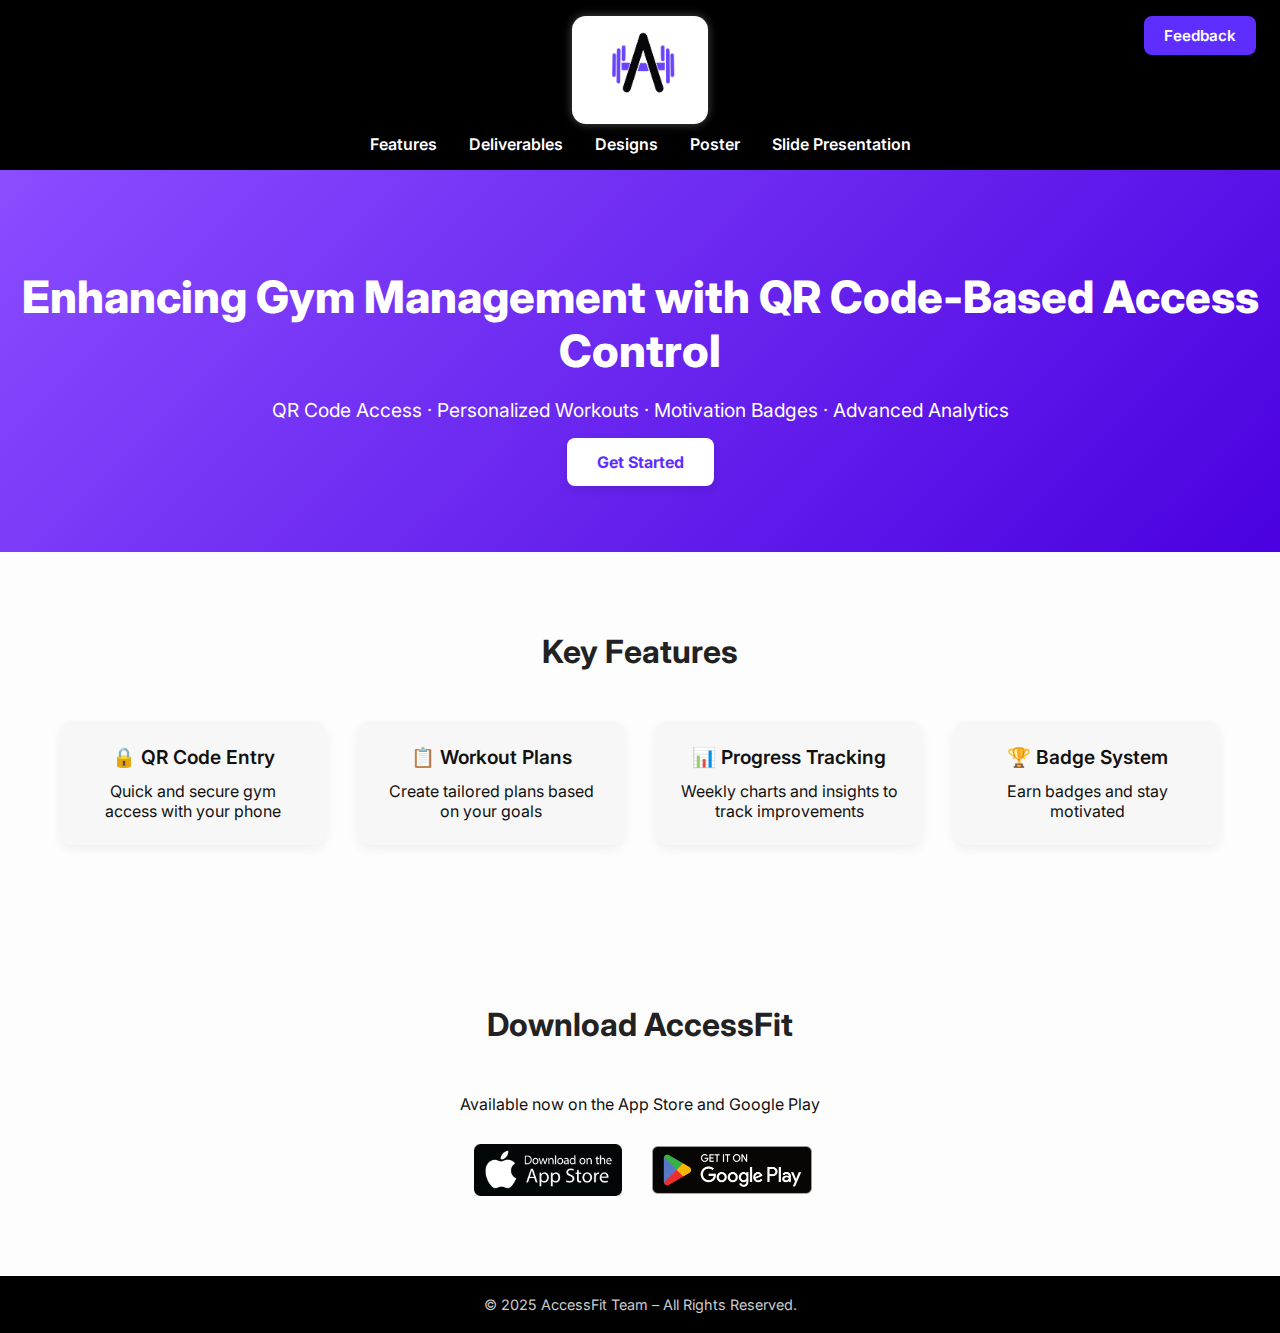
<file: index.html>
<!DOCTYPE html>
<html lang="en">
  <head>
    <meta charset="UTF-8" />
    <meta name="viewport" content="width=device-width, initial-scale=1.0" />
    <title>AccessFit | Smarter Fitness</title>
    <link
      href="https://fonts.googleapis.com/css2?family=Inter:wght@400;600;800&display=swap"
      rel="stylesheet"
    />
    <link rel="stylesheet" href="index.css" />
  </head>
  <body>
    <a href="helpus.html" class="feedback-button">Feedback</a>

    <header>
      <div class="logo-wrapper">
        <img src="Logo Alternate.png" alt="AccessFit Logo" />
      </div>
      <nav>
        <a href="features.html">Features</a>
        <a href="deliverables.html">Deliverables</a>
        <a href="designs.html">Designs</a>
        <a href="poster.html">Poster</a>
        <a
          href="https://docs.google.com/presentation/d/1nj1XDS7NZchpLCqZsV6fZ2K2YF3W4e0p/edit?usp=sharing&ouid=117696497304377650463&rtpof=true&sd=true"
          target="_blank"
          >Slide Presentation</a
        >
      </nav>
    </header>

    <section class="hero">
      <h1>Enhancing Gym Management with QR Code-Based Access Control</h1>
      <p>
        QR Code Access · Personalized Workouts · Motivation Badges · Advanced
        Analytics
      </p>
      <a href="#download" class="cta-button">Get Started</a>
    </section>

    <section id="features" class="section">
      <h2>Key Features</h2>
      <div class="feature-grid">
        <div class="feature">
          <h3>🔒 QR Code Entry</h3>
          <p>Quick and secure gym access with your phone</p>
        </div>
        <div class="feature">
          <h3>📋 Workout Plans</h3>
          <p>Create tailored plans based on your goals</p>
        </div>
        <div class="feature">
          <h3>📊 Progress Tracking</h3>
          <p>Weekly charts and insights to track improvements</p>
        </div>
        <div class="feature">
          <h3>🏆 Badge System</h3>
          <p>Earn badges and stay motivated</p>
        </div>
      </div>
    </section>

    <section id="download" class="section">
      <h2>Download AccessFit</h2>
      <p style="text-align: center">
        Available now on the App Store and Google Play
      </p>
      <div class="store-buttons">
        <a href="https://www.apple.com/app-store/" target="_blank">
          <img src="appstore.png" alt="App Store" />
        </a>
        <a href="https://play.google.com/store" target="_blank">
          <img src="playstore.png" alt="Google Play" />
        </a>
      </div>
    </section>

    <footer>
      <p>&copy; 2025 AccessFit Team – All Rights Reserved.</p>
    </footer>
  </body>
</html>
</file>
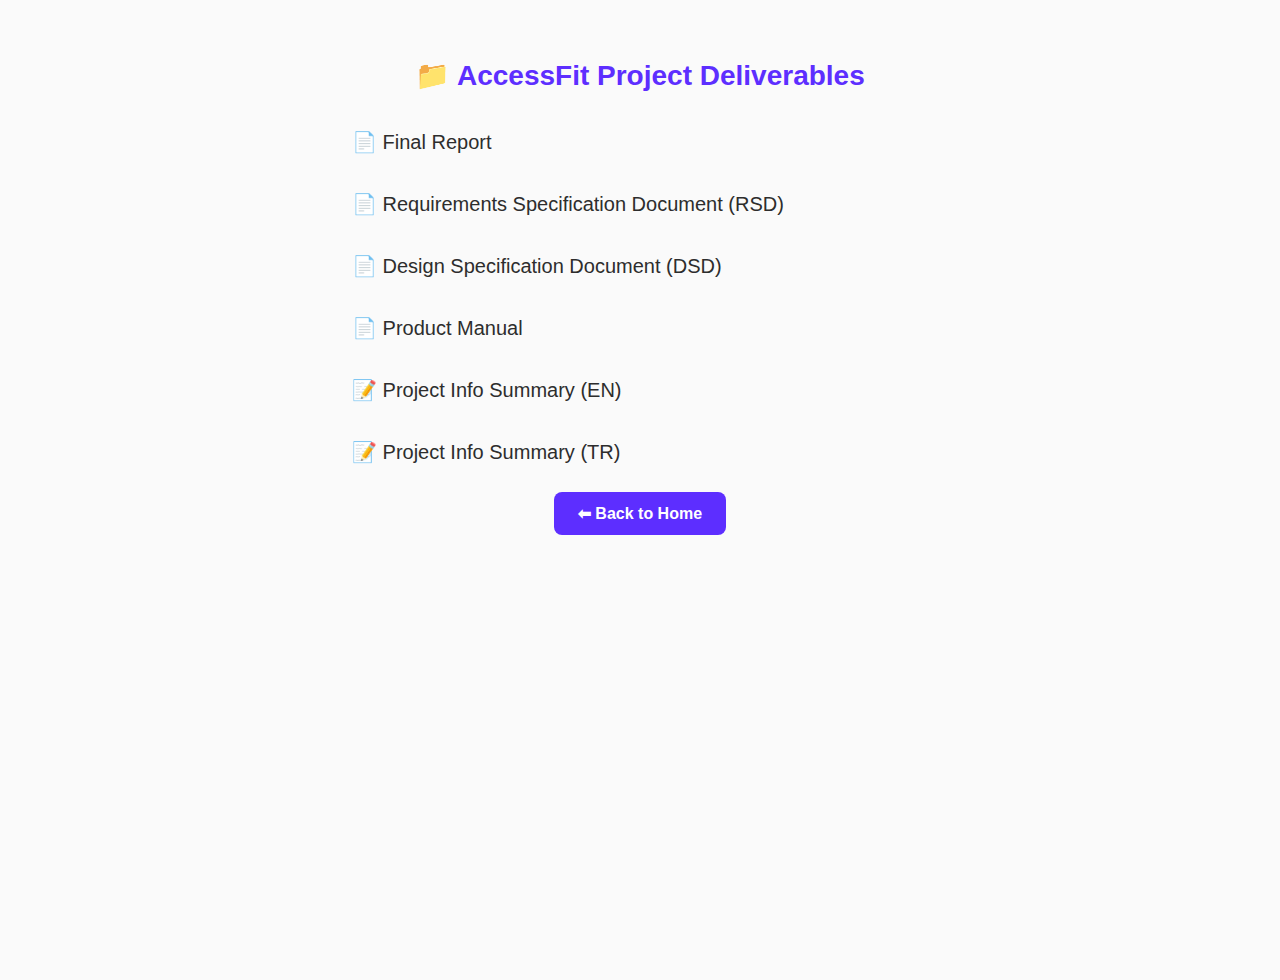
<file: deliverables.html>
<!DOCTYPE html>
<html lang="en">
  <head>
    <meta charset="UTF-8" />
    <title>AccessFit | Deliverables</title>
    <link rel="stylesheet" href="deliverables.css" />
  </head>
  <body>
    <h1>📁 AccessFit Project Deliverables</h1>
    <ul>
      <li>
        <a href="Deliverables/AccessFit-FinalReport.pdf" target="_blank">
          📄 Final Report</a
        >
      </li>
      <li>
        <a href="Deliverables/AccessFit_RSD_2.0.pdf" target="_blank">
          📄 Requirements Specification Document (RSD)</a
        >
      </li>
      <li>
        <a href="Deliverables/AccessFit-DSD-2025-Rev-2.0.pdf" target="_blank">
          📄 Design Specification Document (DSD)</a
        >
      </li>
      <li>
        <a href="Deliverables/AccessFit-PM-2025-Rev-1.0.pdf" target="_blank">
          📄 Product Manual</a
        >
      </li>
      <li>
        <a
          href="Deliverables/COMP4920-Project-Info-Summary-EN-v2.3.pdf"
          target="_blank"
        >
          📝 Project Info Summary (EN)</a
        >
      </li>
      <li>
        <a
          href="Deliverables/COMP4920-Project-Info-Summary-TR-v2.3.pdf"
          target="_blank"
        >
          📝 Project Info Summary (TR)</a
        >
      </li>
    </ul>

    <a class="back-button" href="index.html">⬅ Back to Home</a>
  </body>
</html>
</file>
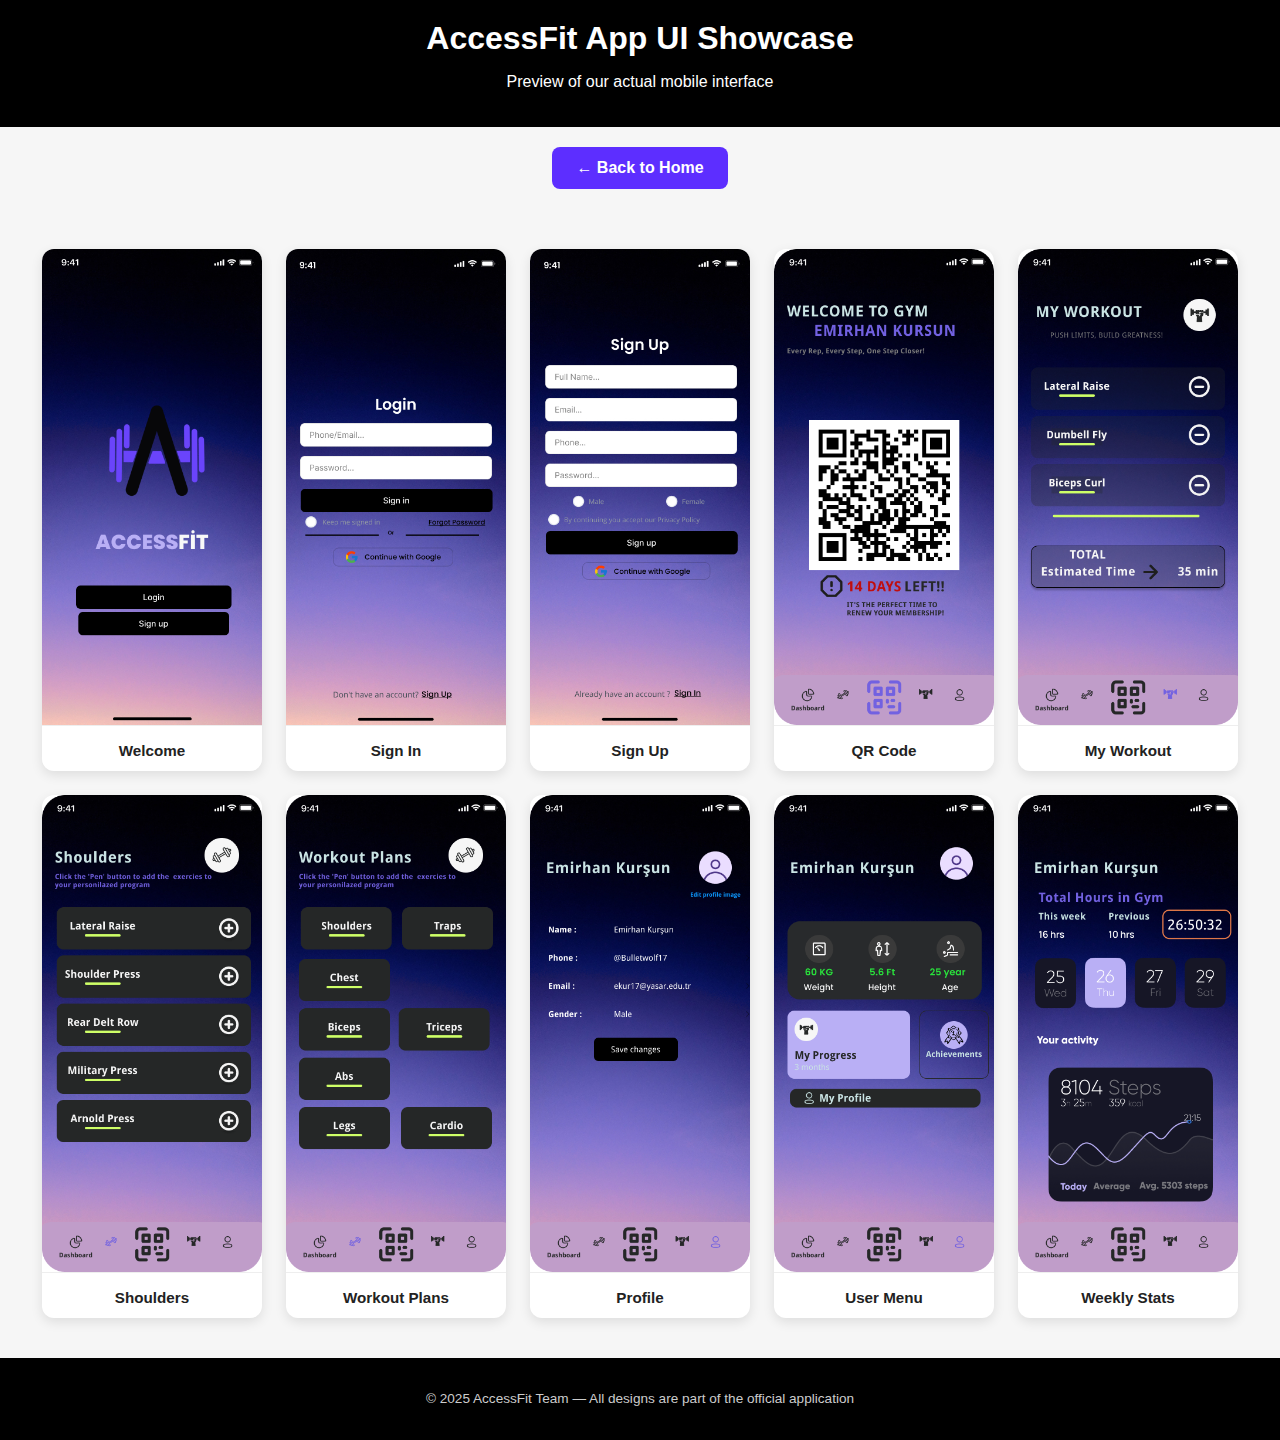
<file: designs.html>
<!DOCTYPE html>
<html lang="en">
  <head>
    <meta charset="UTF-8" />
    <meta name="viewport" content="width=device-width, initial-scale=1.0" />
    <title>AccessFit | UI Designs</title>
    <link rel="stylesheet" href="designs.css" />
  </head>
  <body>
    <header>
      <h1>AccessFit App UI Showcase</h1>
      <p>Preview of our actual mobile interface</p>
    </header>

    <a href="index.html" class="back-button">← Back to Home</a>

    <main class="gallery">
      <div class="card">
        <img src="Welcome.png" alt="Welcome" />
        <p>Welcome</p>
      </div>
      <div class="card">
        <img src="Sign in.jpg" alt="Sign In" />
        <p>Sign In</p>
      </div>
      <div class="card">
        <img src="Sign Up.jpg" alt="Sign Up" />
        <p>Sign Up</p>
      </div>
      <div class="card">
        <img src="QR.png" alt="QR Code" />
        <p>QR Code</p>
      </div>
      <div class="card">
        <img src="My Workout.png" alt="My Workout" />
        <p>My Workout</p>
      </div>
      <div class="card">
        <img src="Shoulders.png" alt="Shoulders" />
        <p>Shoulders</p>
      </div>
      <div class="card">
        <img src="Workout Plans.png" alt="Workout Plans" />
        <p>Workout Plans</p>
      </div>
      <div class="card">
        <img src="Profile.png" alt="Profile" />
        <p>Profile</p>
      </div>
      <div class="card">
        <img src="User Menu.png" alt="User Menu" />
        <p>User Menu</p>
      </div>
      <div class="card">
        <img src="Weekly Workout Stats .png" alt="Workout Stats" />
        <p>Weekly Stats</p>
      </div>
    </main>

    <footer>
      <p>
        &copy; 2025 AccessFit Team — All designs are part of the official
        application
      </p>
    </footer>
  </body>
</html>
<script>
  const cards = document.querySelectorAll(".card img");

  cards.forEach((img) => {
    img.addEventListener("click", () => {
      const overlay = document.createElement("div");
      overlay.classList.add("fullscreen-img");

      const clone = document.createElement("img");
      clone.src = img.src;
      clone.alt = img.alt;

      overlay.appendChild(clone);
      document.body.appendChild(overlay);
      document.body.style.overflow = "hidden";

      overlay.addEventListener("click", () => {
        overlay.remove();
        document.body.style.overflow = "auto";
      });
    });
  });
</script>
</file>
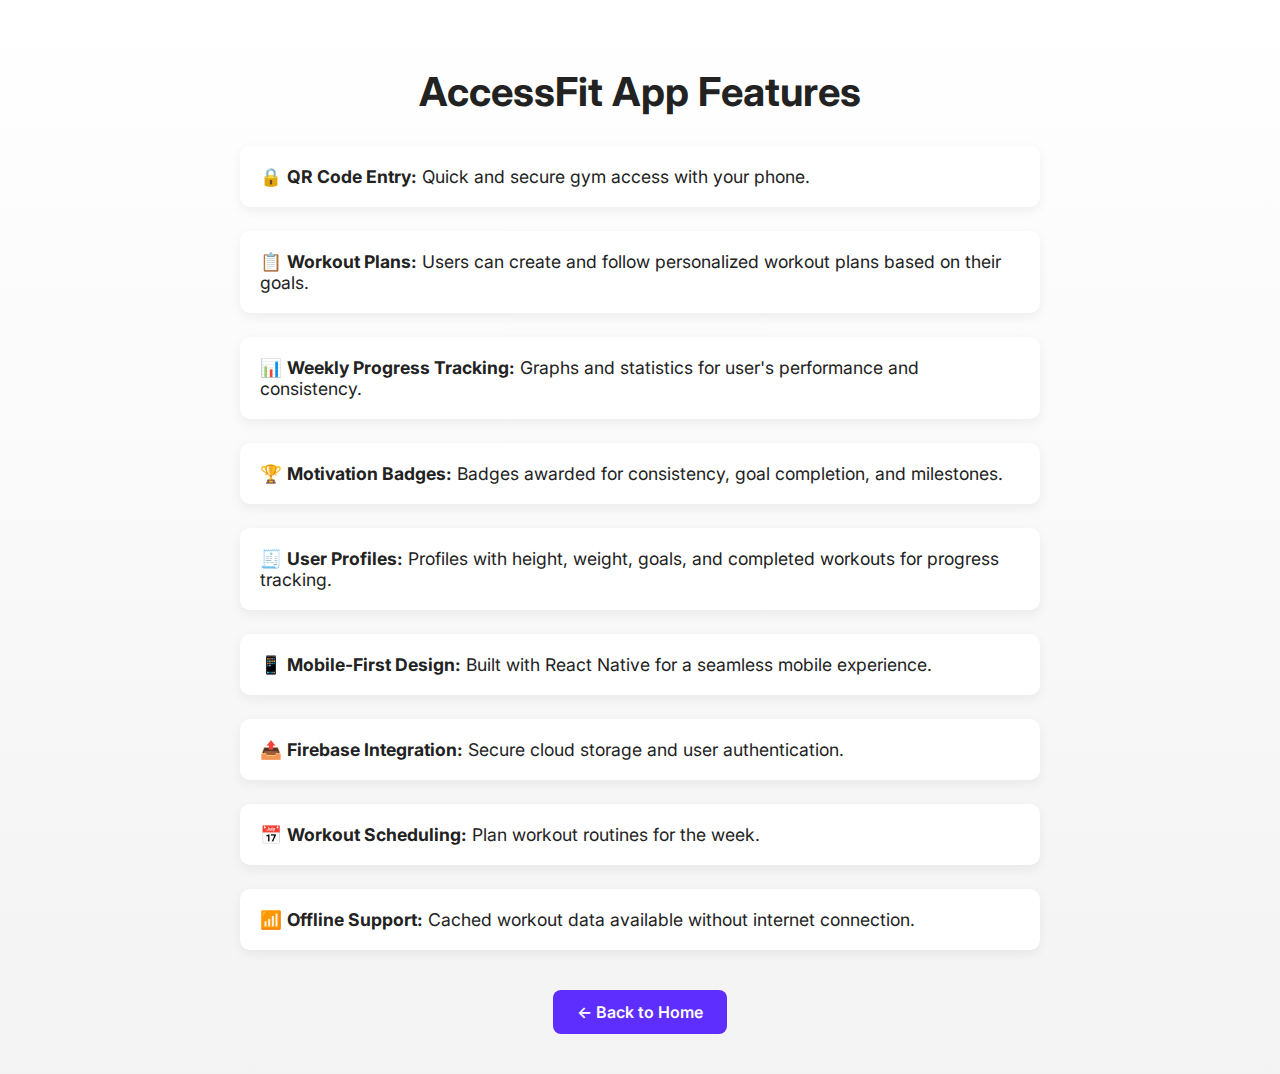
<file: features.html>
<!DOCTYPE html>
<html lang="en">
  <head>
    <meta charset="UTF-8" />
    <meta name="viewport" content="width=device-width, initial-scale=1.0" />
    <title>AccessFit Features</title>
    <link rel="stylesheet" href="features.css" />
    <link
      href="https://fonts.googleapis.com/css2?family=Inter:wght@400;600;800&display=swap"
      rel="stylesheet"
    />
  </head>
  <body>
    <h1>AccessFit App Features</h1>
    <div class="feature-list">
      <div class="feature-item">
        🔒 <strong>QR Code Entry:</strong> Quick and secure gym access with your
        phone.
      </div>
      <div class="feature-item">
        📋 <strong>Workout Plans:</strong> Users can create and follow
        personalized workout plans based on their goals.
      </div>
      <div class="feature-item">
        📊 <strong>Weekly Progress Tracking:</strong> Graphs and statistics for
        user's performance and consistency.
      </div>
      <div class="feature-item">
        🏆 <strong>Motivation Badges:</strong> Badges awarded for consistency,
        goal completion, and milestones.
      </div>
      <div class="feature-item">
        🧾 <strong>User Profiles:</strong> Profiles with height, weight, goals,
        and completed workouts for progress tracking.
      </div>
      <div class="feature-item">
        📱 <strong>Mobile-First Design:</strong> Built with React Native for a
        seamless mobile experience.
      </div>
      <div class="feature-item">
        📤 <strong>Firebase Integration:</strong> Secure cloud storage and user
        authentication.
      </div>
      <div class="feature-item">
        📅 <strong>Workout Scheduling:</strong> Plan workout routines for the
        week.
      </div>
      <div class="feature-item">
        📶 <strong>Offline Support:</strong> Cached workout data available
        without internet connection.
      </div>
    </div>

    <a href="index.html" class="back-button">← Back to Home</a>
  </body>
</html>
</file>
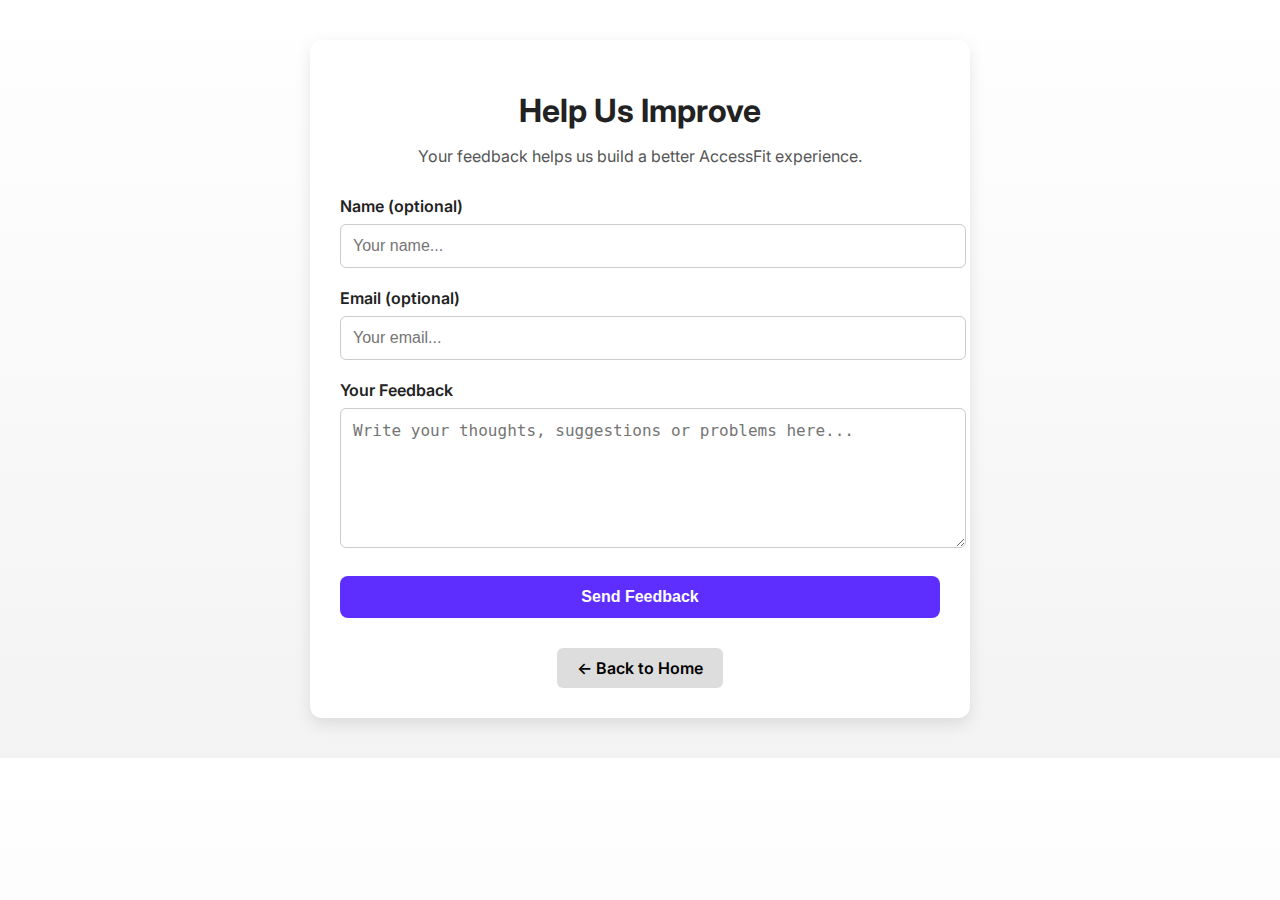
<file: helpus.html>
<!DOCTYPE html>
<html lang="en">
  <head>
    <meta charset="UTF-8" />
    <meta name="viewport" content="width=device-width, initial-scale=1.0" />
    <title>Help Us Improve</title>
    <link rel="stylesheet" href="helpus.css" />
    <link
      href="https://fonts.googleapis.com/css2?family=Inter:wght@400;600&display=swap"
      rel="stylesheet"
    />
  </head>
  <body>
    <div class="container">
      <h1>Help Us Improve</h1>
      <p>Your feedback helps us build a better AccessFit experience.</p>

      <form action="#" method="post">
        <label for="name">Name (optional)</label>
        <input type="text" id="name" name="name" placeholder="Your name..." />

        <label for="email">Email (optional)</label>
        <input
          type="email"
          id="email"
          name="email"
          placeholder="Your email..."
        />

        <label for="message">Your Feedback</label>
        <textarea
          id="message"
          name="message"
          rows="6"
          required
          placeholder="Write your thoughts, suggestions or problems here..."
        ></textarea>

        <button type="submit">Send Feedback</button>
      </form>

      <a href="index.html" class="back-button">← Back to Home</a>
    </div>
  </body>
</html>
</file>
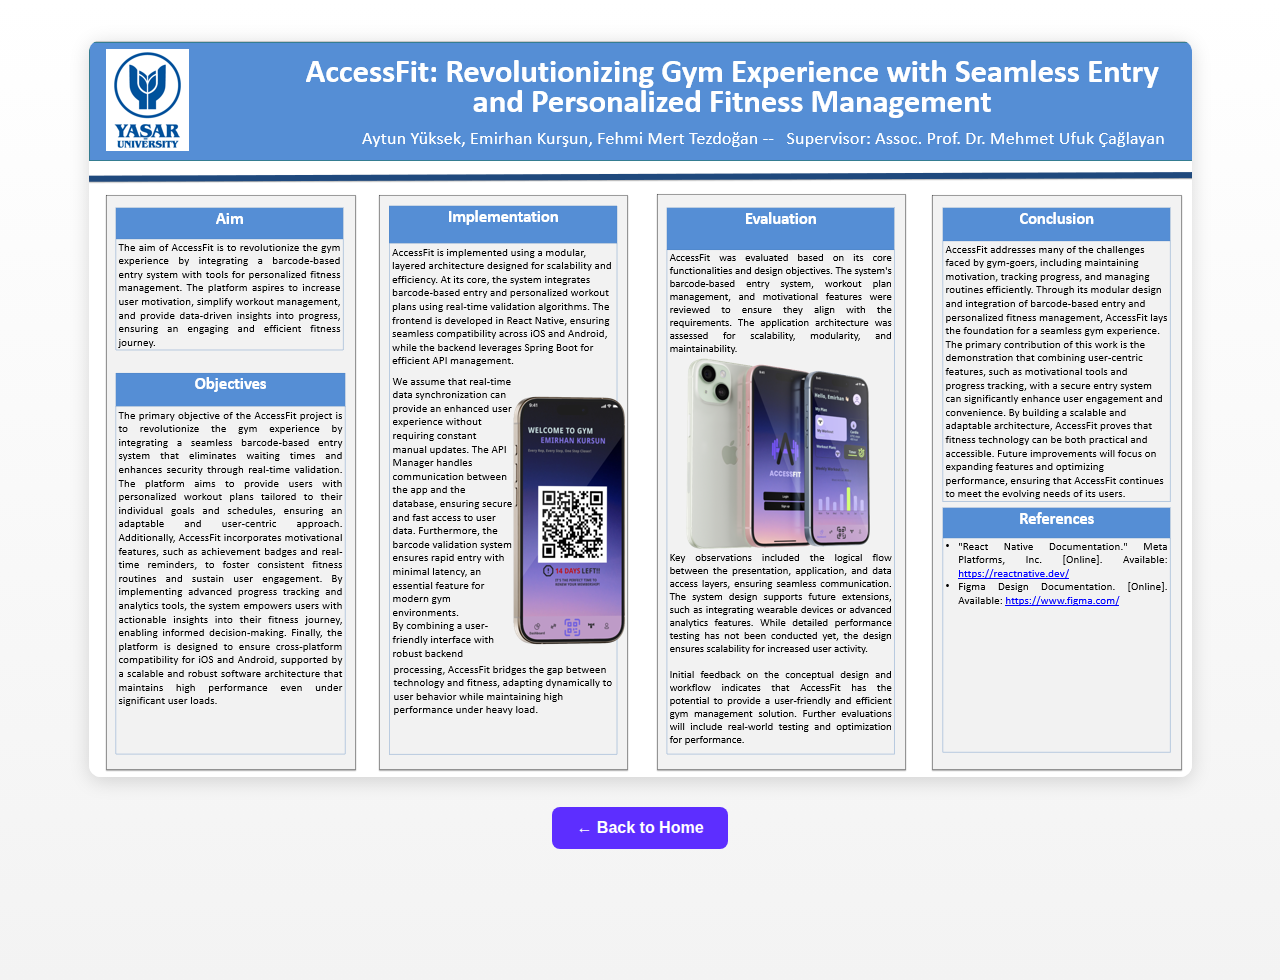
<file: poster.html>
<!DOCTYPE html>
<html lang="en">
  <head>
    <meta charset="UTF-8" />
    <meta name="viewport" content="width=device-width, initial-scale=1.0" />
    <title>AccessFit Poster</title>
    <link rel="stylesheet" href="poster.css" />
  </head>
  <body>
    <div class="poster-container" id="posterBox">
      <img src="Poster.PNG" alt="AccessFit Poster" id="posterImage" />
    </div>

    <a href="index.html" class="back-button">← Back to Home</a>

    <script>
      const posterImage = document.getElementById("posterImage");

      posterImage.addEventListener("click", () => {
        if (posterImage.requestFullscreen) {
          posterImage.requestFullscreen();
        } else if (posterImage.webkitRequestFullscreen) {
          posterImage.webkitRequestFullscreen();
        } else if (posterImage.msRequestFullscreen) {
          posterImage.msRequestFullscreen();
        }
      });

      document.addEventListener("keydown", (e) => {
        if (e.key === "Escape" && document.fullscreenElement) {
          if (document.exitFullscreen) {
            document.exitFullscreen();
          } else if (document.webkitExitFullscreen) {
            document.webkitExitFullscreen();
          } else if (document.msExitFullscreen) {
            document.msExitFullscreen();
          }
        }
      });
    </script>
  </body>
</html>
</file>
<file: index.css>
* {
  margin: 0;
  padding: 0;
  box-sizing: border-box;
}

body {
  font-family: "Inter", sans-serif;
  background: #fdfdfd;
  color: #111;
  scroll-behavior: smooth;
}

header {
  background: #000;
  padding: 16px 0;
  display: flex;
  flex-direction: column;
  align-items: center;
}

.logo-wrapper {
  background: #fff;
  padding: 12px 20px;
  border-radius: 14px;
  box-shadow: 0 0 10px rgba(255, 255, 255, 0.3);
  margin-bottom: 10px;
}

.logo-wrapper img {
  height: 80px;
}

nav {
  display: flex;
  gap: 32px;
}

nav a {
  color: #fff;
  font-weight: 600;
  text-decoration: none;
  transition: 0.3s;
}

nav a:hover {
  color: #8a4dff;
}

.hero {
  text-align: center;
  background: linear-gradient(135deg, #8a4dff, #4a00e0);
  color: white;
  padding: 100px 20px 80px;
  animation: fadeIn 1s ease-in;
}

.hero h1 {
  font-size: 2.8rem;
  font-weight: 800;
  margin-bottom: 20px;
}

.hero p {
  font-size: 1.2rem;
  margin-bottom: 30px;
}

.cta-button {
  background: #fff;
  color: #5d2eff;
  padding: 14px 30px;
  border: none;
  border-radius: 8px;
  font-weight: bold;
  text-decoration: none;
  font-size: 1rem;
  transition: all 0.3s;
  box-shadow: 0 4px 8px rgba(0, 0, 0, 0.1);
}

.cta-button:hover {
  background: #eee;
  transform: translateY(-2px);
}

.section {
  padding: 80px 20px;
  max-width: 1200px;
  margin: 0 auto;
}

.section h2 {
  text-align: center;
  font-size: 2rem;
  font-weight: 700;
  margin-bottom: 50px;
  color: #222;
}

.feature-grid {
  display: grid;
  grid-template-columns: repeat(auto-fit, minmax(240px, 1fr));
  gap: 32px;
  animation: fadeIn 1s ease-in;
}

.feature {
  background: #f7f7f7;
  padding: 24px;
  border-radius: 12px;
  box-shadow: 0 4px 12px rgba(0, 0, 0, 0.06);
  text-align: center;
  transition: 0.3s;
}

.feature:hover {
  background: #ece6ff;
  transform: translateY(-4px);
}

.feature h3 {
  margin-bottom: 12px;
  font-size: 1.2rem;
  font-weight: 600;
}

.store-buttons {
  display: flex;
  justify-content: center;
  gap: 24px;
  flex-wrap: wrap;
  margin-top: 30px;
}

.store-buttons img {
  height: 52px;
  width: 160px;
  object-fit: contain;
  display: block;
}

.store-buttons img:hover {
  transform: scale(1.05);
}

.contact {
  background: #5d2eff;
  color: white;
  text-align: center;
  padding: 60px 20px;
}

.contact a {
  color: #fff;
  text-decoration: underline;
  font-weight: bold;
}

footer {
  background: #000;
  color: #ccc;
  text-align: center;
  font-size: 0.9rem;
  padding: 20px;
}

@keyframes fadeIn {
  from {
    opacity: 0;
    transform: translateY(20px);
  }
  to {
    opacity: 1;
    transform: translateY(0);
  }
}

@media (max-width: 600px) {
  .hero h1 {
    font-size: 2rem;
  }
  .hero p {
    font-size: 1rem;
  }
  nav {
    flex-direction: column;
    gap: 10px;
  }
}
.feedback-button {
  position: absolute;
  top: 16px;
  right: 24px;
  background-color: #5d2eff;
  color: white;
  padding: 10px 20px;
  border-radius: 8px;
  font-weight: 600;
  text-decoration: none;
  font-size: 0.95rem;
  z-index: 1000;
  transition: background 0.3s ease;
}

.feedback-button:hover {
  background-color: #4a00e0;
}
</file>
<file: deliverables.css>
body {
  font-family: "Segoe UI", sans-serif;
  margin: 0;
  padding: 40px 20px;
  background-color: #fafafa; /* çok açık mor-gri */
  color: #1c1c1c;
  min-height: 100vh;
  display: flex;
  flex-direction: column;
  align-items: center;
}

h1 {
  margin-bottom: 30px;
  font-size: 28px;
  color: #5d2eff; /* AccessFit mor tonu */
  display: flex;
  align-items: center;
  gap: 10px;
}

ul {
  list-style: none;
  padding: 0;
  margin: 0 auto;
  display: flex;
  flex-direction: column;
  align-items: center;
  gap: 22px; /* 🔼 Burayı artırdık: daha geniş boşluk */
  max-width: 600px;
  width: 100%;
}

li {
  width: 100%;
  display: flex;
  justify-content: flex-start;
}

li a {
  color: #2d2d2d;
  text-decoration: none;
  font-weight: 500;
  font-size: 20px;
  transition: 0.2s ease;
  display: block;
  width: 100%;
  padding: 8px 12px;
  border-radius: 6px;
}

li a:hover {
  background-color: #eee;
  color: #7b2cbf;
}

.back-button {
  display: block;
  width: fit-content;
  margin: 20px auto;
  background: #5d2eff;
  color: white;
  padding: 12px 24px;
  border-radius: 8px;
  font-weight: 600;
  text-decoration: none;
  text-align: center;
  transition: background 0.3s;
}

.back-button:hover {
  background-color: #5a189a;
}
</file>
<file: designs.css>
body {
  font-family: "Inter", sans-serif;
  margin: 0;
  background: #f6f6f6;
  color: #222;
}

header {
  background: #000;
  color: white;
  text-align: center;
  padding: 20px;
}

h1 {
  margin: 0;
  font-size: 2rem;
}

.gallery {
  display: flex;
  flex-wrap: wrap;
  gap: 24px;
  padding: 40px 20px;
  justify-content: center;
}

.card {
  background: #fff;
  border-radius: 12px;
  box-shadow: 0 4px 12px rgba(0, 0, 0, 0.1);
  overflow: hidden;
  width: 220px;
  text-align: center;
  transition: transform 0.3s;
}

.card:hover {
  transform: translateY(-5px);
}

.card img {
  width: 100%;
  height: auto;
  border-bottom: 1px solid #eee;
}

.card p {
  margin: 12px;
  font-weight: 600;
  font-size: 0.95rem;
}

footer {
  text-align: center;
  padding: 20px;
  font-size: 0.85rem;
  background: #000;
  color: #ccc;
}

/* Back to Home button style */
.back-button {
  display: block;
  width: fit-content;
  margin: 20px auto;
  background: #5d2eff;
  color: white;
  padding: 12px 24px;
  border-radius: 8px;
  font-weight: 600;
  text-decoration: none;
  text-align: center;
  transition: background 0.3s;
}

.back-button:hover {
  background: #4a00e0;
}
.fullscreen-img {
  position: fixed;
  top: 0;
  left: 0;
  background: rgba(0, 0, 0, 0.92);
  width: 100vw;
  height: 100vh;
  display: flex;
  align-items: center;
  justify-content: center;
  z-index: 1000;
  cursor: zoom-out;
}

.fullscreen-img img {
  max-width: 90vw;
  max-height: 90vh;
  border-radius: 10px;
  box-shadow: 0 0 25px rgba(0, 0, 0, 0.5);
}
</file>
<file: features.css>
body {
  font-family: "Inter", sans-serif;
  margin: 0;
  padding: 40px 20px;
  background: linear-gradient(180deg, #ffffff, #f3f3f3);
  color: #222;
}

h1 {
  text-align: center;
  font-size: 2.5rem;
  margin-bottom: 30px;
}

.feature-list {
  max-width: 800px;
  margin: 0 auto 40px;
  display: flex;
  flex-direction: column;
  gap: 24px;
}

.feature-item {
  background: #fff;
  padding: 20px;
  border-radius: 10px;
  box-shadow: 0 4px 12px rgba(0, 0, 0, 0.06);
  font-size: 1.1rem;
}

.back-button {
  display: block;
  width: fit-content;
  margin: 0 auto;
  background: #5d2eff;
  color: white;
  padding: 12px 24px;
  border-radius: 8px;
  font-weight: 600;
  text-decoration: none;
  text-align: center;
  transition: background 0.3s;
}

.back-button:hover {
  background: #4a00e0;
}
</file>
<file: helpus.css>
body {
  font-family: "Inter", sans-serif;
  background: linear-gradient(180deg, #ffffff, #f3f3f3);
  margin: 0;
  padding: 40px 20px;
  color: #222;
}

.container {
  max-width: 600px;
  margin: 0 auto;
  background: #fff;
  padding: 30px;
  border-radius: 12px;
  box-shadow: 0 6px 16px rgba(0, 0, 0, 0.1);
}

h1 {
  text-align: center;
  font-size: 2rem;
  margin-bottom: 10px;
}

p {
  text-align: center;
  margin-bottom: 30px;
  color: #555;
}

label {
  display: block;
  margin-top: 20px;
  margin-bottom: 8px;
  font-weight: 600;
}

input,
textarea {
  width: 100%;
  padding: 12px;
  border: 1px solid #ccc;
  border-radius: 6px;
  font-size: 1rem;
}

button {
  margin-top: 24px;
  width: 100%;
  padding: 12px;
  background-color: #5d2eff;
  color: white;
  font-weight: bold;
  border: none;
  border-radius: 8px;
  font-size: 1rem;
  cursor: pointer;
  transition: background 0.3s;
}

button:hover {
  background-color: #4a00e0;
}

.back-button {
  display: block;
  width: fit-content;
  margin: 30px auto 0;
  background: #ddd;
  color: #000;
  padding: 10px 20px;
  border-radius: 6px;
  text-decoration: none;
  font-weight: 600;
}

.back-button:hover {
  background: #bbb;
}
</file>
<file: poster.css>
body {
  margin: 0;
  background: linear-gradient(180deg, #ffffff, #f3f3f3);
  font-family: "Inter", sans-serif;
  display: flex;
  flex-direction: column;
  align-items: center;
  justify-content: flex-start;
  min-height: 100vh;
  padding: 40px 20px;
}

.poster-container {
  background: white;
  box-shadow: 0 4px 20px rgba(0, 0, 0, 0.15);
  border-radius: 12px;
  overflow: hidden;
  max-width: 95vw;
  max-height: 90vh;
  transition: all 0.3s ease-in-out;
  cursor: pointer;
}

.poster-container img {
  width: 100%;
  height: auto;
  display: block;
}

.back-button {
  margin-top: 30px;
  background: #5d2eff;
  color: white;
  padding: 12px 24px;
  border-radius: 8px;
  font-weight: 600;
  text-decoration: none;
  transition: background 0.3s;
}

.back-button:hover {
  background: #4a00e0;
}

.fullscreen {
  position: fixed;
  top: 0;
  left: 0;
  width: 100vw;
  height: 100vh;
  background: rgba(0, 0, 0, 0.95);
  z-index: 9999;
  display: flex;
  align-items: center;
  justify-content: center;
  cursor: zoom-out;
}

.fullscreen img {
  max-width: 95vw;
  max-height: 95vh;
  border-radius: 8px;
  box-shadow: 0 0 20px rgba(0, 0, 0, 0.6);
}
</file>
